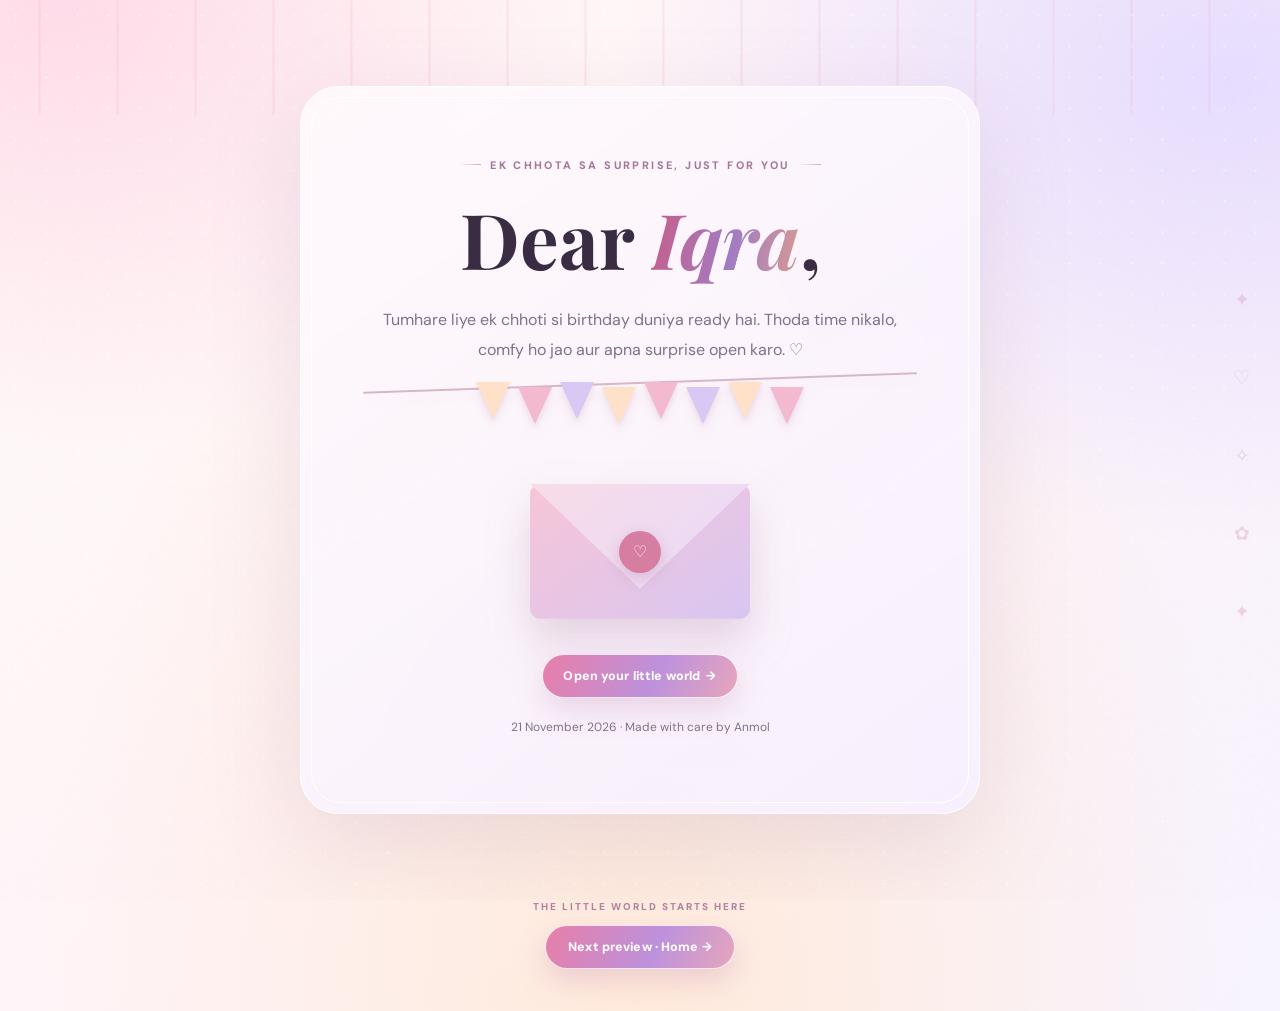
<file: index.html>
<!doctype html><html lang="en"><head><meta charset="utf-8"><meta name="viewport" content="width=device-width,initial-scale=1"><title>Iqra ke liye ek chhoti si duniya ♡</title><link rel="stylesheet" href="styles.css"><script defer src="app.js"></script></head><body data-page="entry"><main class="envelope-page"><section class="envelope-card"><span class="eyebrow">Ek chhota sa surprise, just for you</span><h1 class="serif" style="font-size:clamp(2.7rem,7vw,4.8rem);margin:15px 0 0">Dear <em class="gradient">Iqra</em>,</h1><p class="muted">Tumhare liye ek chhoti si birthday duniya ready hai. Thoda time nikalo, comfy ho jao aur apna surprise open karo. ♡</p><div class="pennants"><i></i><i></i><i></i><i></i><i></i><i></i><i></i><i></i></div><div class="envelope-art" id="envelope"><div class="env-body"></div><div class="env-flap"></div><div class="env-seal">♡</div></div><button class="btn" id="open">Open your little world&nbsp; →</button><p class="muted" style="font-size:.75rem;margin-top:18px">21 November 2026 · Made with care by Anmol</p></section></main><div class="entry-next-preview"><span>THE LITTLE WORLD STARTS HERE</span><a class="btn next-preview" href="home.html">Next preview · Home →</a></div><script>document.querySelector('#open').onclick=()=>{document.querySelector('#envelope').classList.add('open');document.querySelector('#open').textContent='Bas ek second… ♡';setTimeout(()=>location.href='home.html',950)};</script></body></html>
</file>
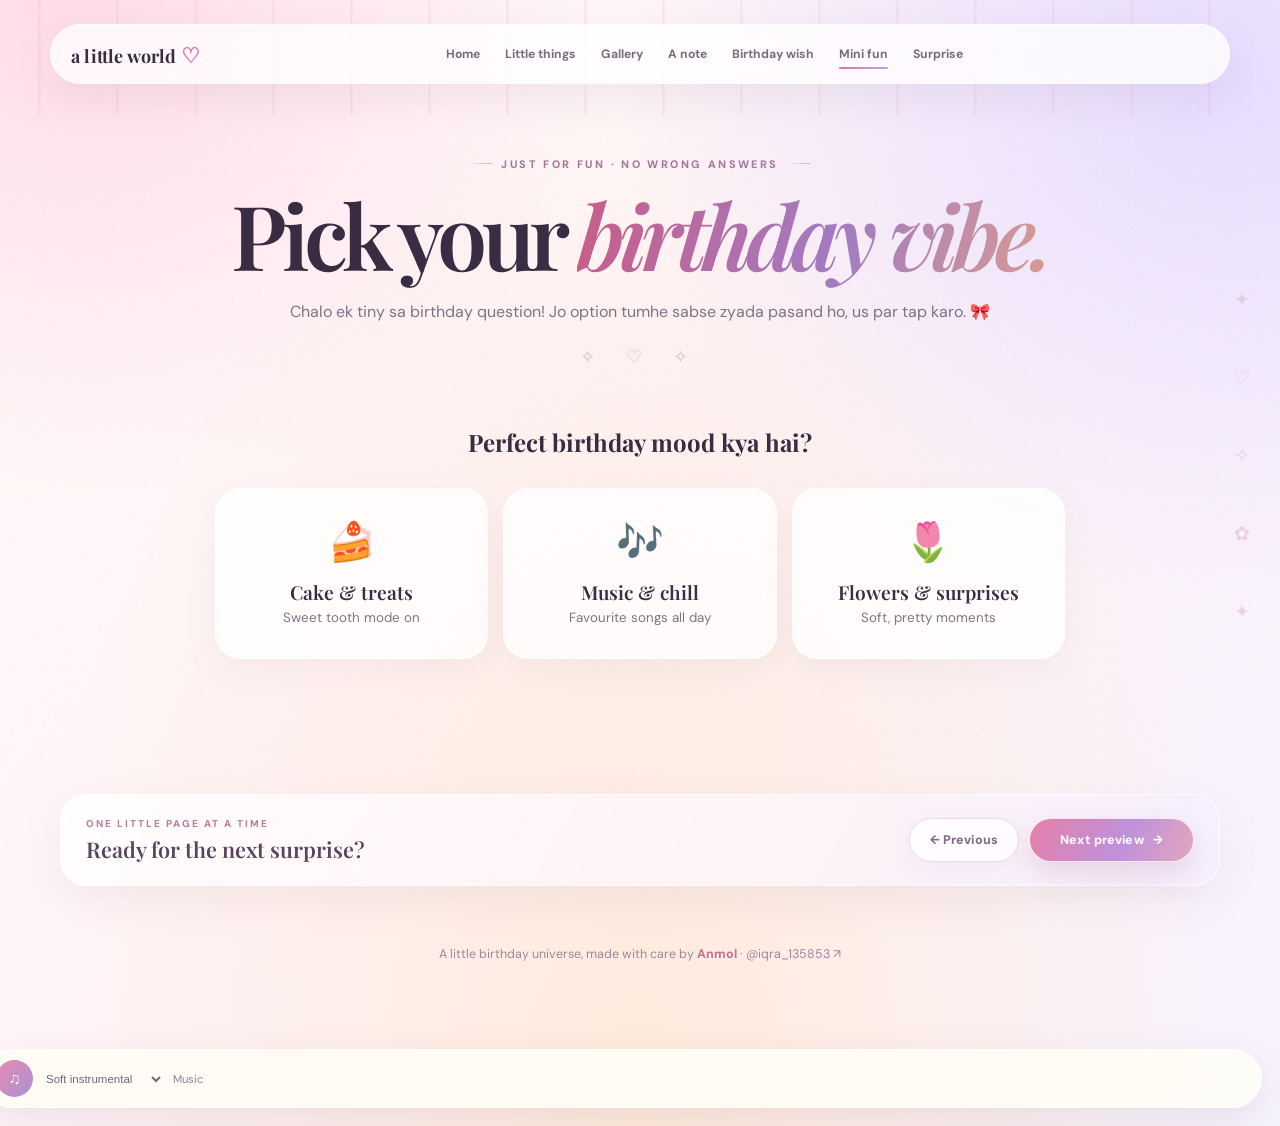
<file: fun.html>
<!doctype html><html lang="en"><head><meta charset="utf-8"><meta name="viewport" content="width=device-width,initial-scale=1"><title>A tiny birthday pick for Iqra</title><link rel="stylesheet" href="styles.css"><script defer src="app.js"></script><style>.quiz-options{display:grid;grid-template-columns:repeat(3,1fr);gap:15px;max-width:850px;margin:30px auto 20px}.quiz-option{border:1px solid white;background:rgba(255,255,255,.78);border-radius:25px;padding:28px 15px;box-shadow:0 12px 35px #876c9410;cursor:pointer;transition:.3s}.quiz-option:hover,.quiz-option.chosen{transform:translateY(-6px);box-shadow:var(--shadow);background:linear-gradient(145deg,#fff,#fff0f6);border-color:#e8bfd2}.quiz-option b{display:block;font:600 1.2rem var(--serif);margin-top:12px}.quiz-option span{font-size:2.4rem}.quiz-result{display:none;max-width:620px;margin:25px auto;padding:24px;border-radius:24px;background:#fff9;border:1px solid white;box-shadow:var(--shadow);color:#886e8d;line-height:1.8}.quiz-result.show{display:block;animation:rise .5s both}@media(max-width:650px){.quiz-options{grid-template-columns:1fr}}</style></head><body data-page="fun"><main class="wrap"><header class="page-hero"><span class="eyebrow">Just for fun · no wrong answers</span><h1>Pick your <em class="gradient">birthday vibe.</em></h1><p>Chalo ek tiny sa birthday question! Jo option tumhe sabse zyada pasand ho, us par tap karo. 🎀</p></header><section style="padding:0 0 90px;text-align:center"><h2 class="serif">Perfect birthday mood kya hai?</h2><div class="quiz-options"><button class="quiz-option" data-answer="cake"><span>🍰</span><b>Cake & treats</b><small class="muted">Sweet tooth mode on</small></button><button class="quiz-option" data-answer="music"><span>🎶</span><b>Music & chill</b><small class="muted">Favourite songs all day</small></button><button class="quiz-option" data-answer="flowers"><span>🌷</span><b>Flowers & surprises</b><small class="muted">Soft, pretty moments</small></button></div><div class="quiz-result" id="quizResult">Your birthday vibe is ready ♡</div></section></main></body></html>
</file>
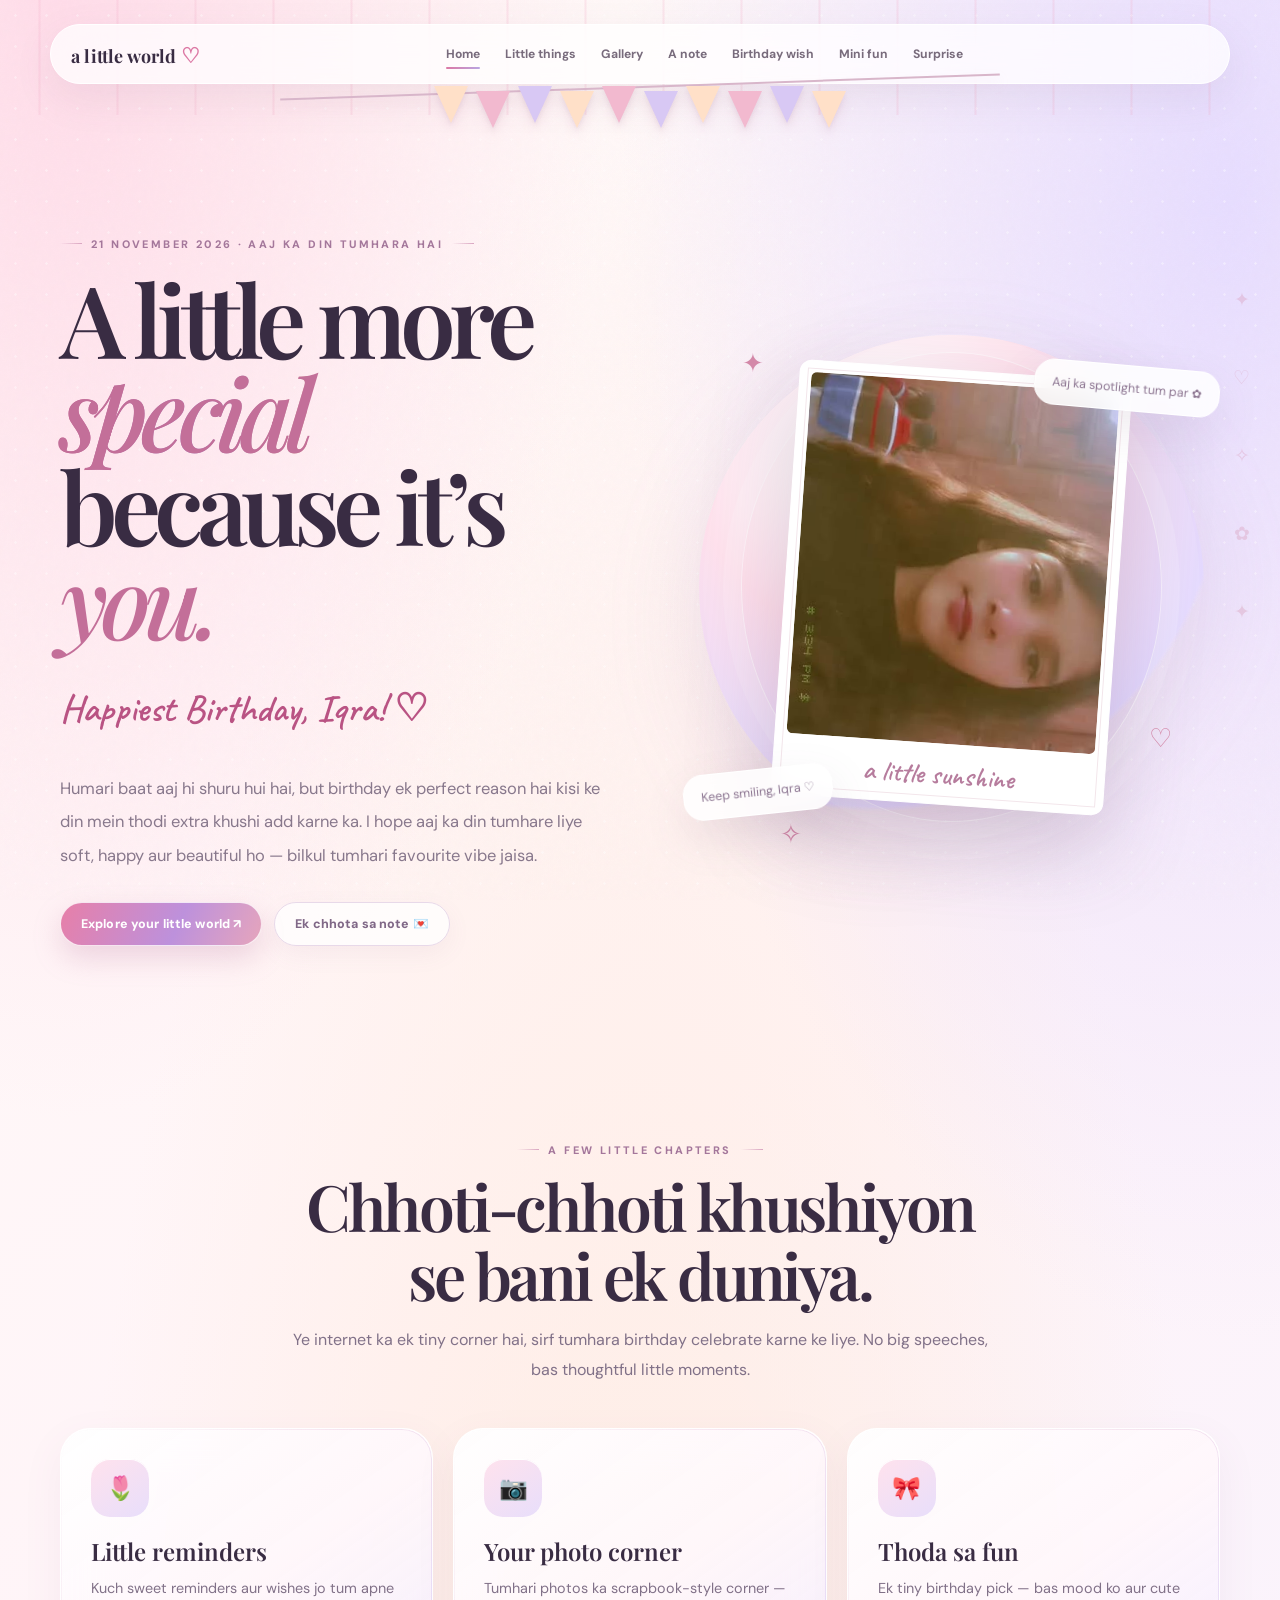
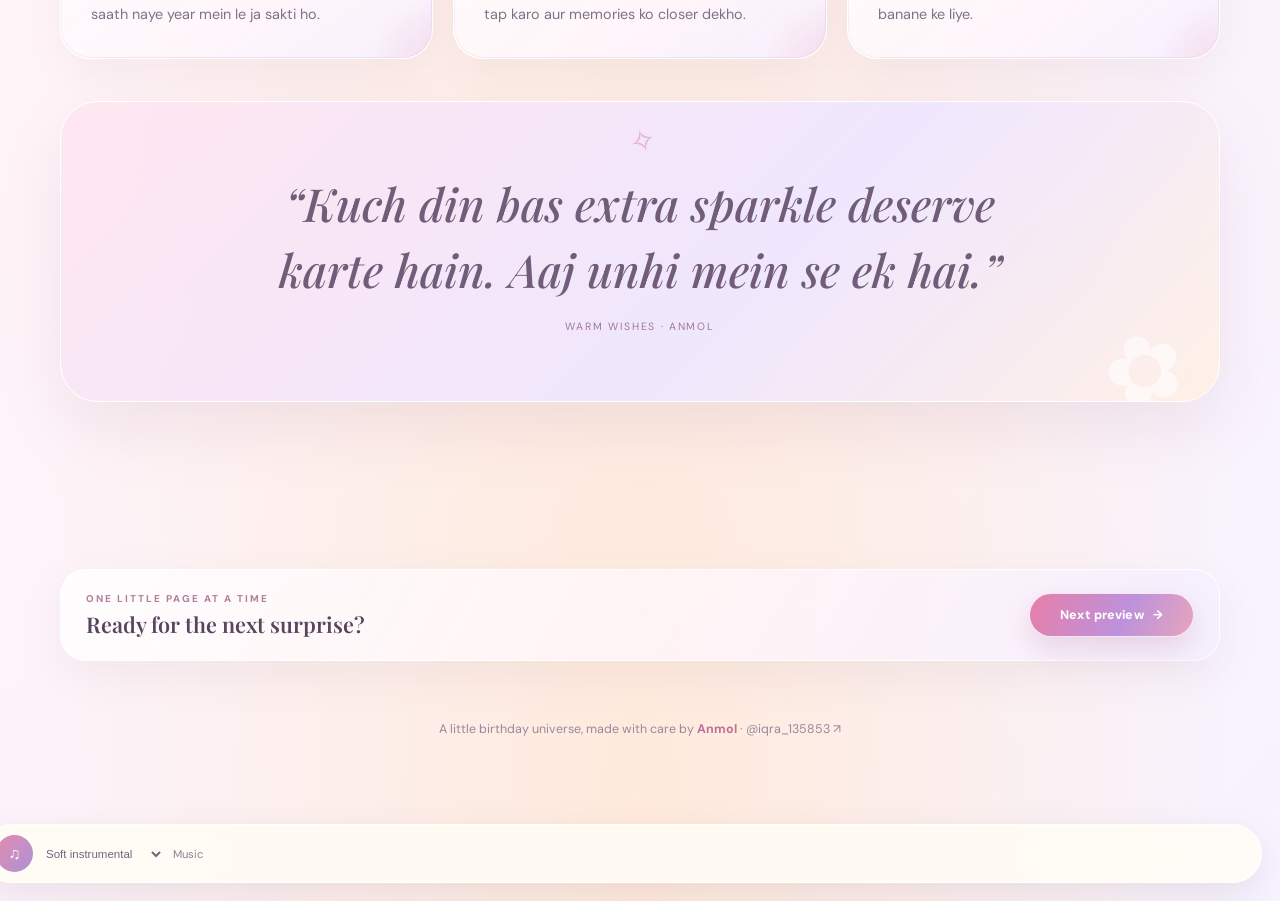
<file: home.html>
<!doctype html><html lang="en"><head><meta charset="utf-8"><meta name="viewport" content="width=device-width,initial-scale=1"><title>Happy Birthday Iqra ♡</title><link rel="stylesheet" href="styles.css"><script defer src="app.js"></script></head><body data-page="home"><main class="wrap"><div class="pennants"><i></i><i></i><i></i><i></i><i></i><i></i><i></i><i></i><i></i><i></i></div><section class="hero"><div class="hero-copy"><span class="eyebrow reveal">21 November 2026 · Aaj ka din tumhara hai</span><h1 class="reveal delay1">A little more<br><em class="gradient">special</em><br>because it’s <em>you.</em></h1><p class="script reveal delay2">Happiest Birthday, Iqra! ♡</p><p class="lead reveal delay2">Humari baat aaj hi shuru hui hai, but birthday ek perfect reason hai kisi ke din mein thodi extra khushi add karne ka. I hope aaj ka din tumhare liye soft, happy aur beautiful ho — bilkul tumhari favourite vibe jaisa.</p><div class="hero-actions reveal delay3"><a class="btn" href="little-things.html">Explore your little world ↗</a><a class="btn secondary" href="letter.html">Ek chhota sa note 💌</a></div></div><div class="hero-art"><div class="halo"></div><span class="spark s1">✦</span><span class="spark s2">♡</span><span class="spark s3">✧</span><div class="hero-photo"><img src="photo-01.jpg" alt="Iqra ki photo"></div><div class="floating-note note-a">Aaj ka spotlight tum par ✿</div><div class="floating-note note-b">Keep smiling, Iqra ♡</div></div></section><section class="section"><div class="section-head"><span class="eyebrow">A few little chapters</span><h2>Chhoti-chhoti khushiyon se bani ek duniya.</h2><p class="muted">Ye internet ka ek tiny corner hai, sirf tumhara birthday celebrate karne ke liye. No big speeches, bas thoughtful little moments.</p></div><div class="feature-grid"><a class="feature" href="little-things.html"><div class="feature-icon">🌷</div><h3>Little reminders</h3><p>Kuch sweet reminders aur wishes jo tum apne saath naye year mein le ja sakti ho.</p></a><a class="feature" href="gallery.html"><div class="feature-icon">📷</div><h3>Your photo corner</h3><p>Tumhari photos ka scrapbook-style corner — tap karo aur memories ko closer dekho.</p></a><a class="feature" href="fun.html"><div class="feature-icon">🎀</div><h3>Thoda sa fun</h3><p>Ek tiny birthday pick — bas mood ko aur cute banane ke liye.</p></a></div><div class="quote-band"><blockquote>“Kuch din bas extra sparkle deserve karte hain. Aaj unhi mein se ek hai.”</blockquote><small>Warm wishes · Anmol</small></div></section></main></body></html>
</file>
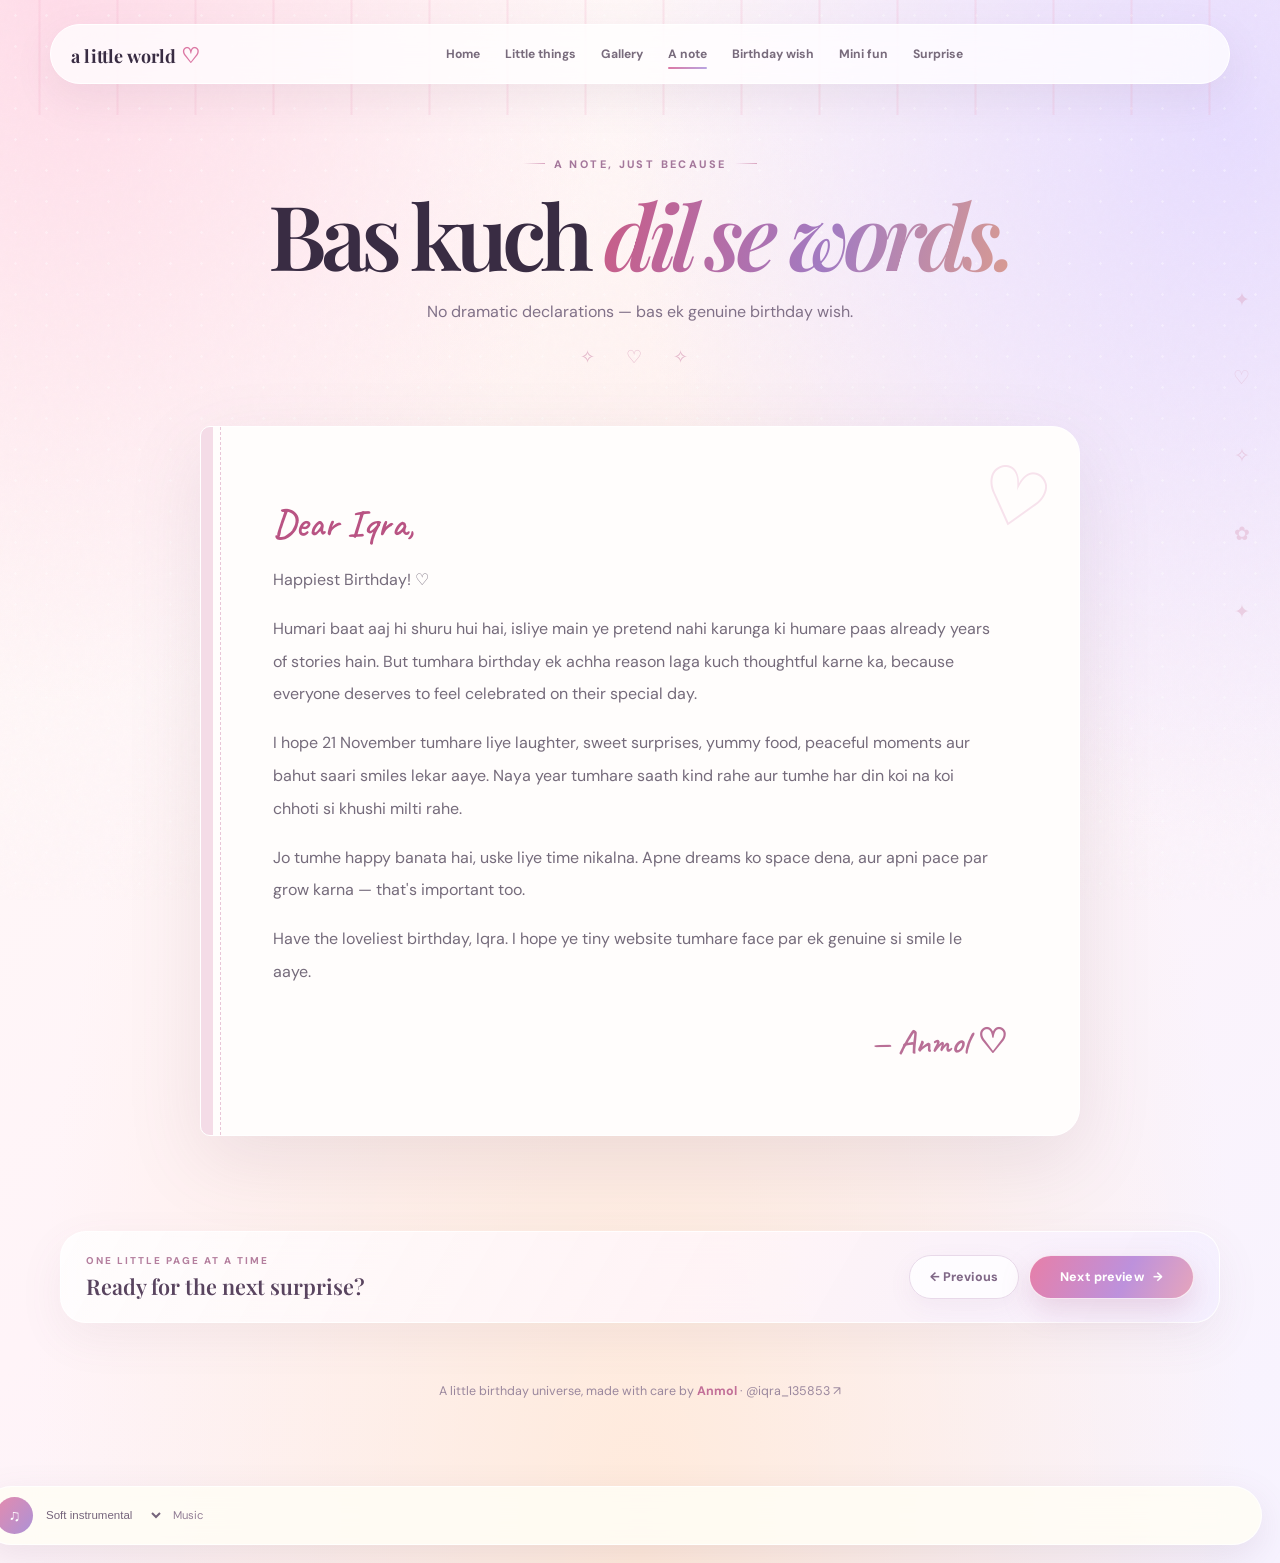
<file: letter.html>
<!doctype html><html lang="en"><head><meta charset="utf-8"><meta name="viewport" content="width=device-width,initial-scale=1"><title>A little note for Iqra</title><link rel="stylesheet" href="styles.css"><script defer src="app.js"></script></head><body data-page="letter"><main class="wrap"><header class="page-hero"><span class="eyebrow">A note, just because</span><h1>Bas kuch <em class="gradient">dil se words.</em></h1><p>No dramatic declarations — bas ek genuine birthday wish.</p></header><article class="letter-wrap"><div class="script">Dear Iqra,</div><p>Happiest Birthday! ♡</p><p>Humari baat aaj hi shuru hui hai, isliye main ye pretend nahi karunga ki humare paas already years of stories hain. But tumhara birthday ek achha reason laga kuch thoughtful karne ka, because everyone deserves to feel celebrated on their special day.</p><p>I hope 21 November tumhare liye laughter, sweet surprises, yummy food, peaceful moments aur bahut saari smiles lekar aaye. Naya year tumhare saath kind rahe aur tumhe har din koi na koi chhoti si khushi milti rahe.</p><p>Jo tumhe happy banata hai, uske liye time nikalna. Apne dreams ko space dena, aur apni pace par grow karna — that's important too.</p><p>Have the loveliest birthday, Iqra. I hope ye tiny website tumhare face par ek genuine si smile le aaye.</p><div class="letter-sign">— Anmol ♡</div></article></main></body></html>
</file>
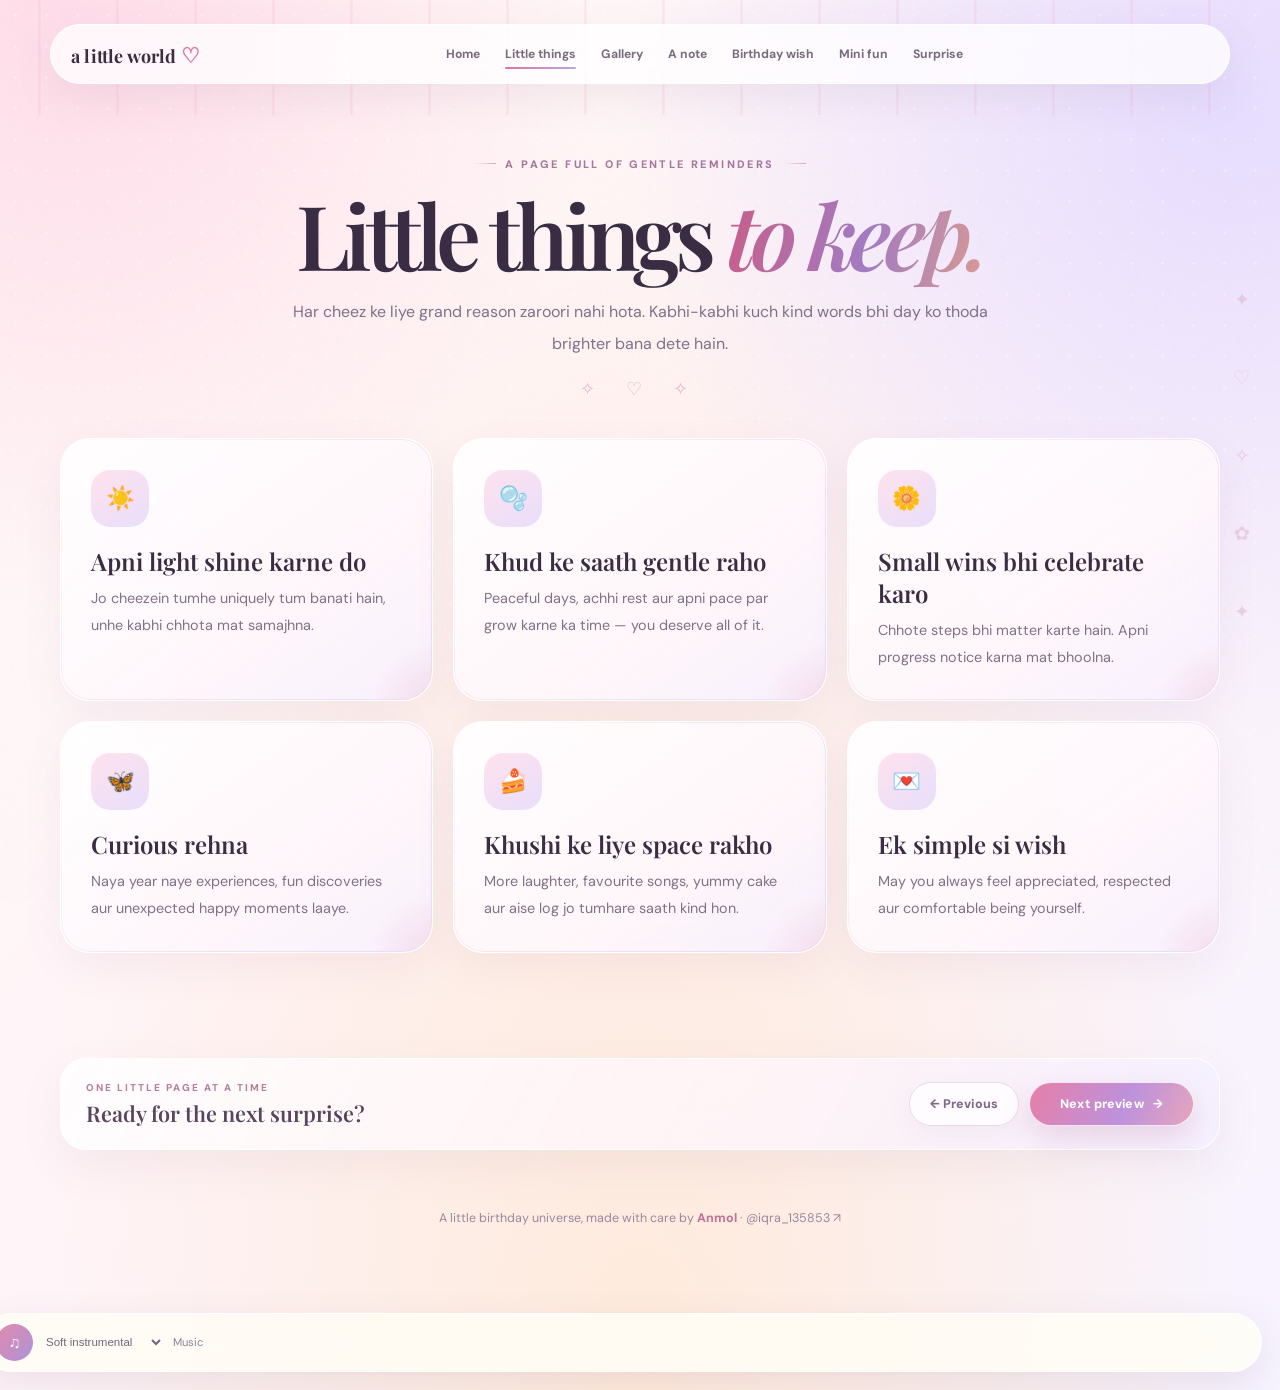
<file: little-things.html>
<!doctype html><html lang="en"><head><meta charset="utf-8"><meta name="viewport" content="width=device-width,initial-scale=1"><title>Little things for Iqra</title><link rel="stylesheet" href="styles.css"><script defer src="app.js"></script></head><body data-page="little-things"><main class="wrap"><header class="page-hero"><span class="eyebrow">A page full of gentle reminders</span><h1>Little things <em class="gradient">to keep.</em></h1><p>Har cheez ke liye grand reason zaroori nahi hota. Kabhi-kabhi kuch kind words bhi day ko thoda brighter bana dete hain.</p></header><section class="feature-grid" style="padding-bottom:80px"><article class="feature"><div class="feature-icon">☀️</div><h3>Apni light shine karne do</h3><p>Jo cheezein tumhe uniquely tum banati hain, unhe kabhi chhota mat samajhna.</p></article><article class="feature"><div class="feature-icon">🫧</div><h3>Khud ke saath gentle raho</h3><p>Peaceful days, achhi rest aur apni pace par grow karne ka time — you deserve all of it.</p></article><article class="feature"><div class="feature-icon">🌼</div><h3>Small wins bhi celebrate karo</h3><p>Chhote steps bhi matter karte hain. Apni progress notice karna mat bhoolna.</p></article><article class="feature"><div class="feature-icon">🦋</div><h3>Curious rehna</h3><p>Naya year naye experiences, fun discoveries aur unexpected happy moments laaye.</p></article><article class="feature"><div class="feature-icon">🍰</div><h3>Khushi ke liye space rakho</h3><p>More laughter, favourite songs, yummy cake aur aise log jo tumhare saath kind hon.</p></article><article class="feature"><div class="feature-icon">💌</div><h3>Ek simple si wish</h3><p>May you always feel appreciated, respected aur comfortable being yourself.</p></article></section></main></body></html>
</file>
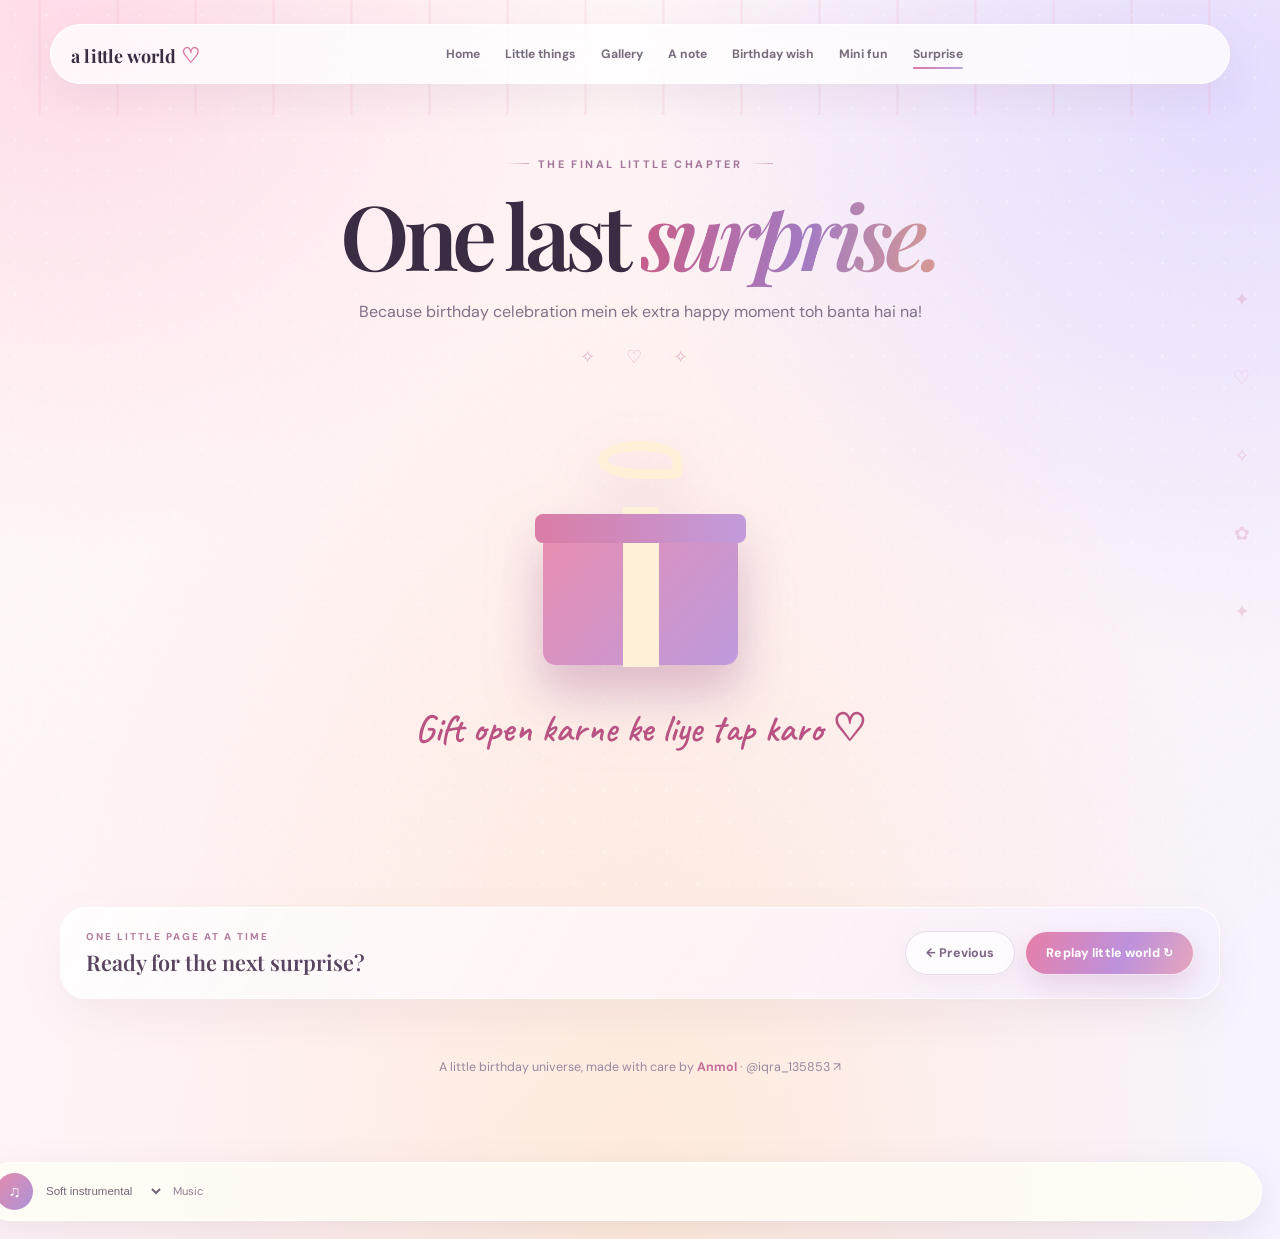
<file: surprise.html>
<!doctype html><html lang="en"><head><meta charset="utf-8"><meta name="viewport" content="width=device-width,initial-scale=1"><title>One last little surprise</title><link rel="stylesheet" href="styles.css"><script defer src="app.js"></script></head><body data-page="surprise"><main class="wrap"><header class="page-hero"><span class="eyebrow">The final little chapter</span><h1>One last <em class="gradient">surprise.</em></h1><p>Because birthday celebration mein ek extra happy moment toh banta hai na!</p></header><section style="text-align:center;padding:10px 0 90px"><button class="gift-scene" id="openGift" aria-label="Open gift"><span class="gift-bow"></span><span class="gift-box"></span></button><p class="script">Gift open karne ke liye tap karo ♡</p><div class="gift-message" id="giftMessage"><div class="cake">🎂</div><h2 class="serif">Happy Birthday, Iqra!</h2><p class="muted">I hope aaj tumhe smile karne ke 100 reasons milen. Thanks for letting this little surprise be a tiny part of your day. Stay happy, stay safe aur keep shining. 🌷</p><p class="script">Warm wishes, Anmol</p><a class="btn" href="https://instagram.com/iqra_135853" target="_blank" rel="noopener">Say hello on Instagram ↗</a></div></section></main></body></html>
</file>
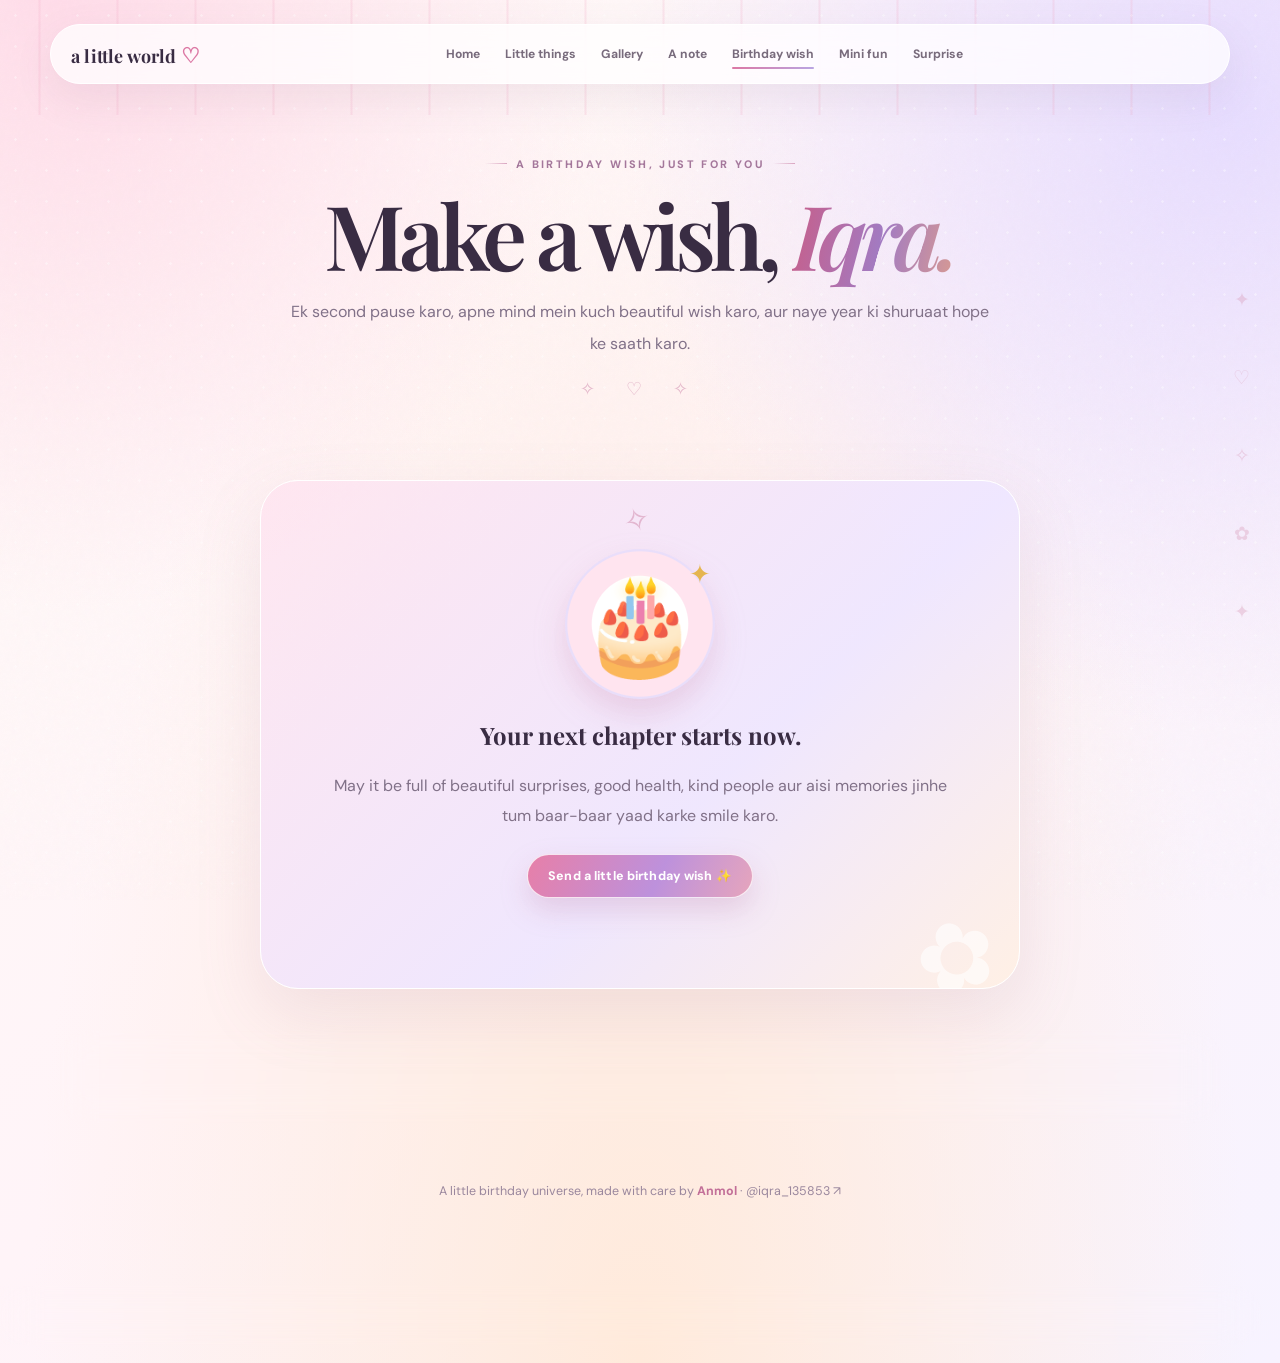
<file: wish.html>
<!doctype html><html lang="en"><head><meta charset="utf-8"><meta name="viewport" content="width=device-width,initial-scale=1"><title>Make a birthday wish</title><link rel="stylesheet" href="styles.css"><script defer src="app.js"></script></head><body data-page="wish"><main class="wrap"><header class="page-hero"><span class="eyebrow">A birthday wish, just for you</span><h1>Make a wish, <em class="gradient">Iqra.</em></h1><p>Ek second pause karo, apne mind mein kuch beautiful wish karo, aur naye year ki shuruaat hope ke saath karo.</p></header><section class="quote-band" style="max-width:760px"><div class="cake">🎂</div><h2 class="serif">Your next chapter starts now.</h2><p class="muted">May it be full of beautiful surprises, good health, kind people aur aisi memories jinhe tum baar-baar yaad karke smile karo.</p><button class="btn wish-button" id="wishBtn">Send a little birthday wish ✨</button><p id="wishMessage" class="muted" style="max-width:580px;margin:20px auto 0"></p></section></main></body></html>
</file>
<file: styles.css>
@import url('https://fonts.googleapis.com/css2?family=DM+Sans:wght@400;500;600;700;800&family=Playfair+Display:ital,wght@0,500;0,600;0,700;1,500;1,600&family=Caveat:wght@500;600;700&display=swap');
:root{
 --ink:#46364b;--muted:#88788d;--rose:#d9789e;--rose-deep:#bd5e89;--pink:#f7c5d7;
 --lilac:#b9a5e2;--lav:#eee7fb;--peach:#ffe3d4;--cream:#fffaf4;--paper:#fffdfb;
 --line:rgba(133,98,139,.16);--shadow:0 25px 75px rgba(104,72,111,.14);
 --serif:'Playfair Display',Georgia,serif;--sans:'DM Sans',sans-serif;--script:'Caveat',cursive;
}
*{box-sizing:border-box}html{scroll-behavior:smooth;scroll-padding-top:90px}
body{margin:0;color:var(--ink);font-family:var(--sans);min-height:100vh;overflow-x:hidden;
 background:radial-gradient(ellipse at 6% 4%,rgba(255,205,224,.72),transparent 32rem),
 radial-gradient(ellipse at 96% 18%,rgba(218,207,250,.72),transparent 35rem),
 radial-gradient(ellipse at 50% 100%,rgba(255,230,210,.55),transparent 32rem),
 linear-gradient(145deg,#fffaf6 0%,#fff5f8 48%,#f7f3ff 100%);background-attachment:fixed}
body:before{content:"";position:fixed;inset:0;pointer-events:none;z-index:-1;opacity:.24;
 background-image:radial-gradient(rgba(255,255,255,.95) 1px,transparent 1.5px);background-size:25px 25px}
body:after{content:"";position:fixed;inset:0;pointer-events:none;z-index:-1;opacity:.14;
 background-image:url("data:image/svg+xml,%3Csvg viewBox='0 0 180 180' xmlns='http://www.w3.org/2000/svg'%3E%3Cfilter id='n'%3E%3CfeTurbulence type='fractalNoise' baseFrequency='.8' numOctaves='3' stitchTiles='stitch'/%3E%3C/filter%3E%3Crect width='100%25' height='100%25' filter='url(%23n)' opacity='.14'/%3E%3C/svg%3E")}
a{color:inherit;text-decoration:none}button{font:inherit;color:inherit}img{max-width:100%;display:block}
::selection{background:#f6c8da;color:#573d5b}.wrap{width:min(1180px,calc(100% - 44px));margin:auto}
.serif{font-family:var(--serif)}.script{font-family:var(--script);font-size:clamp(1.8rem,3vw,2.7rem);color:var(--rose-deep);font-weight:600}
.eyebrow{display:inline-flex;align-items:center;gap:9px;font-size:.68rem;letter-spacing:.22em;text-transform:uppercase;color:#a4779b;font-weight:800}
.eyebrow:before,.eyebrow:after{content:"";width:22px;height:1px;background:linear-gradient(90deg,transparent,#d9a5c0)}
.muted{color:var(--muted);line-height:1.9}.gradient{background:linear-gradient(100deg,#c65f8b 4%,#a27bc2 55%,#d99b91);-webkit-background-clip:text;background-clip:text;color:transparent}
.nav{position:sticky;top:12px;z-index:30;width:min(1180px,calc(100% - 28px));margin:12px auto 0;padding:12px 17px;
 border:1px solid rgba(255,255,255,.92);border-radius:22px;background:rgba(255,252,252,.74);backdrop-filter:blur(22px) saturate(1.35);
 box-shadow:0 12px 38px rgba(94,65,104,.09);display:flex;align-items:center;justify-content:space-between;gap:16px}
.brand{font:700 1.05rem var(--serif);letter-spacing:-.03em;white-space:nowrap}.brand b{color:var(--rose);font-size:1.3rem}
.navlinks{display:flex;align-items:center;gap:clamp(10px,2vw,25px);font-size:.76rem;color:#786b7c}
.navlinks a{padding:9px 0;position:relative;white-space:nowrap}.navlinks a:after{content:"";position:absolute;bottom:2px;left:50%;right:50%;height:2px;border-radius:9px;background:linear-gradient(90deg,var(--rose),var(--lilac));transition:.3s}
.navlinks a:hover:after,.navlinks a.active:after{left:0;right:0}
.nav-actions{display:flex;align-items:center;gap:8px}.mobile-menu{display:none;border:0;background:#f7e6f0;border-radius:50%;width:39px;height:39px}
.btn,.pill{border:1px solid rgba(255,255,255,.9);border-radius:999px;padding:13px 20px;background:linear-gradient(112deg,#d77ba2,#ad91d4 72%,#c9a4cf);color:white;
 box-shadow:0 10px 25px rgba(181,112,159,.23);font-size:.78rem;font-weight:800;display:inline-flex;align-items:center;justify-content:center;gap:9px;cursor:pointer;transition:transform .3s,box-shadow .3s,filter .3s}
.btn:hover,.pill:hover{transform:translateY(-4px);box-shadow:0 17px 34px rgba(181,112,159,.3);filter:saturate(1.12)}
.btn.secondary{background:rgba(255,255,255,.68);color:#826b8d;border:1px solid var(--line);box-shadow:none}
.hero{min-height:calc(100svh - 80px);display:grid;grid-template-columns:1.02fr .98fr;align-items:center;gap:5vw;padding:72px 0 88px}
.hero h1{font:600 clamp(3.6rem,7.8vw,7.25rem)/.96 var(--serif);letter-spacing:-.068em;margin:20px 0 14px}
.hero h1 em{font-weight:500;color:#c36f99}.hero-copy{max-width:590px}.hero-copy .lead{font-size:1rem;line-height:2;color:#88788c;max-width:540px}
.hero-actions{display:flex;gap:12px;flex-wrap:wrap;margin-top:29px}
.hero-art{position:relative;min-height:580px;display:grid;place-items:center;isolation:isolate}
.halo{position:absolute;width:min(94%,530px);aspect-ratio:1;border-radius:50%;background:radial-gradient(circle at 36% 28%,#fff 0,#ffe9f0 36%,#e9e0fb 72%,rgba(231,221,251,0) 73%);filter:drop-shadow(0 30px 45px rgba(163,117,164,.16));z-index:-1}
.hero-photo{position:relative;width:min(62%,335px);height:435px;padding:12px 12px 57px;background:#fff;border-radius:7px;box-shadow:0 28px 75px rgba(85,57,84,.24);transform:rotate(4deg);z-index:2}
.hero-photo:before{content:"";position:absolute;inset:7px;border:1px solid #f3e6eb;pointer-events:none}.hero-photo img{width:100%;height:100%;object-fit:cover;border-radius:3px}
.hero-photo:after{content:'a little sunshine';position:absolute;bottom:12px;left:0;right:0;text-align:center;font:600 1.75rem var(--script);color:#b67c9d}
.floating-note{position:absolute;z-index:3;background:rgba(255,255,255,.86);border:1px solid white;border-radius:18px;padding:14px 17px;box-shadow:var(--shadow);font-size:.78rem;color:#8c7591;backdrop-filter:blur(14px)}
.note-a{top:13%;right:0;transform:rotate(5deg)}.note-b{bottom:12%;left:0;transform:rotate(-6deg)}
.spark{position:absolute;color:#d58aaa;font-size:1.6rem;animation:float 5s ease-in-out infinite}.s1{top:10%;left:11%}.s2{right:9%;bottom:22%;animation-delay:-2s}.s3{left:18%;bottom:6%;animation-delay:-3s}
.pennants{display:flex;justify-content:center;gap:0;position:relative;margin:5px auto 0;max-width:720px}
.pennants:before{content:"";position:absolute;left:0;right:0;top:0;height:2px;background:#d8b6ca;transform:rotate(-2deg)}
.pennants i{width:0;height:0;border-left:17px solid transparent;border-right:17px solid transparent;border-top:37px solid #f2b9cf;filter:drop-shadow(0 3px 2px #a77c9922);margin:0 4px;transform:rotate(var(--tilt))}
.pennants i:nth-child(3n){border-top-color:#d8c8f4}.pennants i:nth-child(3n+1){border-top-color:#ffe0c8}.pennants i:nth-child(2n){margin-top:5px}
.section{padding:82px 0}.section-head{text-align:center;max-width:720px;margin:0 auto 42px}
.section-head h2{font:600 clamp(2.45rem,5vw,4.3rem)/1.08 var(--serif);letter-spacing:-.05em;margin:14px 0}
.feature-grid{display:grid;grid-template-columns:repeat(3,1fr);gap:18px}
.feature{padding:29px;border:1px solid rgba(255,255,255,.96);border-radius:27px;background:linear-gradient(145deg,rgba(255,255,255,.82),rgba(255,250,253,.59));box-shadow:0 16px 48px rgba(104,76,113,.07);backdrop-filter:blur(13px);transition:transform .35s,box-shadow .35s;position:relative;overflow:hidden}
.feature:after{content:"";position:absolute;width:140px;height:140px;border-radius:50%;right:-75px;bottom:-80px;background:radial-gradient(circle,#f5d9e9,transparent 70%);transition:.4s}
.feature:hover{transform:translateY(-8px);box-shadow:var(--shadow)}.feature:hover:after{transform:scale(1.5)}
.feature-icon{width:52px;height:52px;border-radius:17px;display:grid;place-items:center;background:linear-gradient(145deg,#ffe5ef,#eee5ff);font-size:1.45rem;box-shadow:inset 0 1px white,0 8px 18px #d8b7d533}
.feature h3{font:600 1.5rem var(--serif);margin:18px 0 8px}.feature p{color:var(--muted);line-height:1.85;font-size:.9rem;margin:0}
.quote-band{margin:42px auto;padding:66px 25px;border-radius:36px;text-align:center;background:linear-gradient(120deg,rgba(255,224,236,.86),rgba(233,225,255,.88));border:1px solid white;box-shadow:var(--shadow);position:relative;overflow:hidden}
.quote-band:before,.quote-band:after{content:"✿";position:absolute;font-size:6rem;color:#fff9;transform:rotate(-20deg)}.quote-band:before{left:3%;top:-15px}.quote-band:after{right:3%;bottom:-32px}
.quote-band blockquote{font:italic 500 clamp(1.55rem,3.6vw,2.85rem)/1.45 var(--serif);max-width:820px;margin:0 auto;color:#715d79;position:relative;z-index:1}
.quote-band small{display:block;margin-top:18px;letter-spacing:.16em;text-transform:uppercase;font-size:.66rem;color:#a0789b}
.page-hero{text-align:center;padding:78px 0 35px}.page-hero h1{font:600 clamp(3.1rem,6.5vw,6rem)/1.03 var(--serif);letter-spacing:-.06em;margin:15px 0}
.page-hero p{max-width:700px;margin:0 auto;color:var(--muted);line-height:1.95}
.gallery{display:grid;grid-template-columns:repeat(4,1fr);gap:21px;padding:28px 0 95px}
.photo-card{position:relative;padding:10px 10px 47px;background:rgba(255,255,255,.97);border-radius:5px;box-shadow:0 15px 38px rgba(90,64,94,.14);transform:rotate(var(--r));transition:transform .38s,box-shadow .38s;cursor:zoom-in;border:0;text-align:inherit}
.photo-card:before{content:"";position:absolute;top:-10px;left:50%;transform:translateX(-50%) rotate(-2deg);width:72px;height:20px;background:rgba(244,214,225,.65);z-index:2;backdrop-filter:blur(3px)}
.photo-card:hover{transform:rotate(0) translateY(-9px) scale(1.025);box-shadow:0 27px 58px rgba(90,64,94,.22);z-index:2}
.photo-card img{width:100%;height:275px;object-fit:cover;border-radius:2px}.photo-card span{position:absolute;bottom:10px;left:10px;right:10px;text-align:center;font:600 1.45rem var(--script);color:#a87594}
.lightbox{position:fixed;inset:0;z-index:60;background:rgba(35,25,40,.9);display:none;place-items:center;padding:30px;backdrop-filter:blur(14px)}
.lightbox.open{display:grid}.lightbox img{max-height:84vh;max-width:min(88vw,850px);border:10px solid white;border-bottom-width:48px;border-radius:4px;box-shadow:0 30px 90px #0005}
.lightbox button{position:absolute;top:22px;right:24px;border:0;background:white;border-radius:50%;width:44px;height:44px;font-size:1.5rem;cursor:pointer}
.letter-wrap{max-width:880px;margin:20px auto 95px;padding:clamp(28px,6vw,72px);background:linear-gradient(135deg,#fffefa,#fff8fc);border:1px solid white;border-radius:7px 30px 30px 7px;box-shadow:var(--shadow);position:relative;overflow:hidden}
.letter-wrap:before{content:"";position:absolute;left:19px;top:0;bottom:0;border-left:1px dashed #e9c6d7}
.letter-wrap:after{content:"♡";position:absolute;right:28px;top:20px;font-size:5rem;color:#f7e2ec;transform:rotate(15deg)}
.letter-wrap .script{font-size:2.4rem}.letter-wrap p{font-size:1rem;line-height:2.05;color:#756b7b;max-width:720px;position:relative;z-index:1}
.letter-sign{font:600 2.1rem var(--script);color:#b96f96;text-align:right;margin-top:32px}
.timeline{max-width:850px;margin:0 auto 95px;display:grid;gap:17px}.timeline-item{display:grid;grid-template-columns:58px 1fr;gap:18px;align-items:start}
.timeline-dot{width:50px;height:50px;border-radius:50%;display:grid;place-items:center;background:linear-gradient(140deg,#ffe2ee,#e8e0ff);font-size:1.35rem;box-shadow:0 7px 20px rgba(167,121,164,.14)}
.timeline-card{padding:24px 27px;border-radius:23px;background:rgba(255,255,255,.76);border:1px solid white;box-shadow:0 12px 30px rgba(90,64,94,.06)}
.timeline-card h3{font:600 1.4rem var(--serif);margin:0 0 7px}.timeline-card p{color:var(--muted);line-height:1.85;margin:0}
.gift-scene{width:245px;height:225px;margin:25px auto;position:relative;cursor:pointer;display:grid;place-items:end center;border:0;background:transparent}
.gift-box{width:195px;height:133px;border-radius:13px;background:linear-gradient(130deg,#e98eb0,#bd9add);position:relative;box-shadow:0 25px 40px #b97fa544;transition:.65s}
.gift-box:before{content:"";position:absolute;left:80px;top:-25px;width:36px;height:160px;background:#fff0d8}
.gift-box:after{content:"";position:absolute;left:-8px;right:-8px;top:-18px;height:29px;border-radius:8px;background:linear-gradient(90deg,#d97da5,#c29bdc)}
.gift-bow{position:absolute;top:0;left:50%;width:85px;height:38px;transform:translateX(-50%);border:10px solid #fff0d8;border-radius:50% 50% 15% 50%;z-index:2}
.gift-scene.open .gift-box{transform:translateY(75px) rotate(8deg);opacity:.35}
.gift-message{max-width:650px;margin:25px auto;text-align:center;padding:30px;border-radius:27px;background:rgba(255,255,255,.86);border:1px solid white;box-shadow:var(--shadow);display:none}
.gift-message.show{display:block;animation:rise .8s both}.cake{font-size:6rem;text-align:center;filter:drop-shadow(0 15px 15px #c987aa44);animation:bob 3s ease-in-out infinite}
.wish-button{display:block;margin:22px auto}
.music-dock{position:fixed;z-index:40;right:18px;bottom:18px;padding:10px 13px;border-radius:20px;border:1px solid white;background:rgba(255,255,255,.86);box-shadow:0 12px 38px rgba(80,60,90,.15);backdrop-filter:blur(18px);display:flex;align-items:center;gap:9px}
.music-dock button{border:0;width:37px;height:37px;border-radius:50%;background:linear-gradient(130deg,#e58bad,#ac92d7);color:white;cursor:pointer}
.music-dock select{max-width:150px;border:0;background:transparent;color:#75647b;font-size:.72rem;outline:none}
.footer{text-align:center;padding:38px 20px 100px;color:#a18da4;font-size:.76rem}.footer b{color:#c26f98}
.envelope-page{min-height:100svh;display:grid;place-items:center;padding:35px 18px;text-align:center;overflow:hidden}
.envelope-card{width:min(680px,100%);padding:clamp(28px,6vw,62px);border-radius:38px;border:1px solid white;background:rgba(255,255,255,.7);box-shadow:var(--shadow);backdrop-filter:blur(22px);position:relative;overflow:hidden}
.envelope-card:before{content:"";position:absolute;inset:10px;border:1px solid #fff;border-radius:30px;pointer-events:none}
.envelope-art{width:220px;height:160px;margin:35px auto;position:relative;filter:drop-shadow(0 22px 20px #a8799a44);cursor:pointer}
.env-body{position:absolute;inset:25px 0 0;background:linear-gradient(145deg,#f7c5d7,#d8c6f1);clip-path:polygon(0 0,100% 0,100% 100%,0 100%);border-radius:10px}
.env-flap{position:absolute;inset:25px 0 auto;height:105px;background:linear-gradient(140deg,#f8dce7,#e8dafa);clip-path:polygon(0 0,100% 0,50% 100%);transform-origin:top;transition:transform .8s;z-index:2}
.env-seal{position:absolute;z-index:3;left:50%;top:72px;transform:translateX(-50%);width:42px;height:42px;border-radius:50%;background:#d67da2;color:white;display:grid;place-items:center;box-shadow:0 5px 15px #a65c8244}
.envelope-art.open .env-flap{transform:rotateX(180deg)}.envelope-art.open .env-seal{opacity:0}
.reveal{opacity:0;transform:translateY(22px);animation:rise .8s forwards}.delay1{animation-delay:.12s}.delay2{animation-delay:.24s}.delay3{animation-delay:.36s}
@keyframes rise{to{opacity:1;transform:translateY(0)}}@keyframes float{0%,100%{transform:translateY(0) rotate(-7deg)}50%{transform:translateY(-17px) rotate(8deg)}}
@keyframes bob{0%,100%{transform:translateY(0) rotate(-2deg)}50%{transform:translateY(-12px) rotate(2deg)}}
@media(max-width:900px){.hero{grid-template-columns:1fr;padding-top:48px;text-align:center}.hero-copy{margin:auto}.hero-actions{justify-content:center}.hero-art{min-height:460px}.feature-grid{grid-template-columns:repeat(2,1fr)}.gallery{grid-template-columns:repeat(3,1fr)}}
@media(max-width:650px){.wrap{width:min(100% - 30px,540px)}.nav{width:calc(100% - 18px);padding:10px 12px}.navlinks{display:none}.mobile-menu{display:block}.nav.open .navlinks{display:flex;position:absolute;top:64px;left:0;right:0;padding:18px;background:rgba(255,252,252,.98);border:1px solid white;border-radius:18px;flex-direction:column;align-items:stretch;box-shadow:var(--shadow)}.nav.open .navlinks a{font-size:.85rem;padding:8px}
.hero h1{font-size:clamp(3.2rem,15vw,5.2rem)}.hero-art{min-height:410px}.hero-photo{height:350px;width:67%}.feature-grid{grid-template-columns:1fr}.section{padding:58px 0}.gallery{grid-template-columns:repeat(2,1fr);gap:13px}.photo-card img{height:215px}.page-hero{padding:55px 0 25px}.timeline-item{grid-template-columns:42px 1fr;gap:10px}.timeline-dot{width:40px;height:40px}.music-dock{right:10px;bottom:10px;left:10px;justify-content:center}.music-dock select{max-width:190px}.letter-wrap{padding:31px 24px 31px 39px}.letter-wrap:before{left:14px}.pennants i{border-left-width:12px;border-right-width:12px;border-top-width:27px;margin:0 2px}}
@media(prefers-reduced-motion:reduce){*,*:before,*:after{scroll-behavior:auto!important;animation-duration:.01ms!important;animation-iteration-count:1!important;transition-duration:.01ms!important}}


/* ===== Iqra's animated pastel birthday layer ===== */
:root{--party-pink:#ffb9d2;--party-lilac:#c9b8f1;--party-yellow:#ffe49a;--party-mint:#bdebdc}
body{background:
 radial-gradient(ellipse at 8% 12%,rgba(255,184,211,.48),transparent 26rem),
 radial-gradient(ellipse at 92% 9%,rgba(198,181,245,.48),transparent 30rem),
 radial-gradient(ellipse at 52% 100%,rgba(255,220,183,.42),transparent 32rem),
 linear-gradient(135deg,#fff8fb 0%,#fff1f6 48%,#f6f0ff 100%)}
body:before{opacity:.38;background-size:31px 31px}
.birthday-decor{position:fixed;inset:0;z-index:0;pointer-events:none;overflow:hidden}
.birthday-decor:before{content:"";position:absolute;top:0;left:0;right:0;height:115px;opacity:.22;
 background:repeating-linear-gradient(90deg,transparent 0 38px,#f2a9c5 39px 40px,transparent 41px 78px)}
.sky-balloons{position:absolute;inset:0}
.sky-balloons span{position:absolute;bottom:-110px;font-size:clamp(2.2rem,4vw,4rem);filter:drop-shadow(0 9px 8px #b783a633);animation:balloon-rise 17s linear infinite}
.sky-balloons span:nth-child(1){left:4%;animation-delay:-3s}
.sky-balloons span:nth-child(2){left:23%;font-size:2.4rem;animation-delay:-11s;animation-duration:22s}
.sky-balloons span:nth-child(3){right:12%;animation-delay:-7s;animation-duration:19s}
.sky-balloons span:nth-child(4){right:29%;font-size:2.5rem;animation-delay:-15s;animation-duration:24s}
@keyframes balloon-rise{0%{transform:translateY(0) rotate(-9deg);opacity:0}10%{opacity:.7}50%{transform:translateY(-55vh) rotate(8deg)}90%{opacity:.6}100%{transform:translateY(-115vh) rotate(-10deg);opacity:0}}
.confetti-rain{position:absolute;inset:0;overflow:hidden}
.confetti-rain i{position:absolute;left:var(--x);top:-18px;width:7px;height:13px;border-radius:2px;background:var(--party-pink);opacity:.65;transform:rotate(var(--r));animation:confetti-fall 9s linear infinite;animation-delay:var(--d)}
.confetti-rain i:nth-child(4n){background:var(--party-lilac);width:5px;height:5px;border-radius:50%}
.confetti-rain i:nth-child(3n){background:var(--party-yellow)}
@keyframes confetti-fall{0%{translate:0 -20px;rotate:0deg;opacity:0}12%{opacity:.7}100%{translate:35px 110vh;rotate:600deg;opacity:0}}
.side-sparkles{position:absolute;right:2%;top:32%;writing-mode:vertical-rl;letter-spacing:18px;color:#d99ab7;opacity:.36;font-size:1.2rem;animation:sparkle-drift 6s ease-in-out infinite}
@keyframes sparkle-drift{50%{transform:translateY(-22px) rotate(8deg);opacity:.7}}
/* keep page content above the floating decoration */
body>main,.nav,.footer,.music-dock{position:relative;z-index:1}
.nav{background:rgba(255,250,253,.82);border-color:#fff;box-shadow:0 15px 42px rgba(174,119,158,.13)}
.brand{letter-spacing:.01em}
.btn{background:linear-gradient(110deg,#f08eb3,#b49ae4 70%,#e8a6bd);box-shadow:0 12px 28px #d58aaf44}
.btn:hover{transform:translateY(-5px) scale(1.025)}
.hero-art .halo{background:radial-gradient(circle at 35% 25%,#fff 0 10%,#ffe0ec 36%,#e4d9ff 69%,transparent 70%);animation:halo-pulse 7s ease-in-out infinite}
@keyframes halo-pulse{50%{transform:scale(1.055) rotate(7deg);filter:drop-shadow(0 35px 55px #c28dbb44)}}
.hero-photo{border:1px solid #fff;box-shadow:0 28px 75px rgba(155,101,143,.24);animation:polaroid-float 6s ease-in-out infinite}
@keyframes polaroid-float{0%,100%{transform:rotate(5deg) translateY(0)}50%{transform:rotate(2deg) translateY(-13px)}}
.floating-note{box-shadow:0 14px 30px #9c739522;border:1px solid #fff}
.pennants{margin-top:14px!important;margin-bottom:12px!important;filter:drop-shadow(0 7px 6px #d7a7bf33)}
.pennants i{animation:pennant-sway 3.5s ease-in-out infinite;transform-origin:top center}
.pennants i:nth-child(2n){animation-delay:-1.2s}.pennants i:nth-child(3n){animation-delay:-2.1s}
@keyframes pennant-sway{0%,100%{transform:rotate(-3deg)}50%{transform:rotate(4deg)}}
.feature{border:1px solid rgba(255,255,255,.96);background:linear-gradient(145deg,rgba(255,255,255,.9),rgba(255,242,248,.76));box-shadow:0 15px 38px #a77b9c18;transition:transform .35s,box-shadow .35s}
.feature:hover{transform:translateY(-9px) rotate(-.5deg);box-shadow:0 24px 48px #a77b9c2b}
.feature-icon{width:58px;height:58px;border-radius:19px;background:linear-gradient(145deg,#ffe2ed,#e8defb);box-shadow:inset 0 1px white}
.photo-card{box-shadow:0 18px 38px #9d759d28;transition:transform .4s cubic-bezier(.2,.8,.2,1),box-shadow .4s}
.photo-card:nth-child(4n+1){--r:-3deg}.photo-card:nth-child(4n+2){--r:2.6deg}.photo-card:nth-child(4n+3){--r:-1.8deg}
.photo-card:hover{transform:translateY(-10px) rotate(0) scale(1.045);box-shadow:0 27px 50px #9d759d3d}
.photo-card:after{content:"✿";position:absolute;right:12px;bottom:8px;color:#e5a4bd;font-size:1.1rem}
.page-hero{position:relative}
.page-hero:after{content:"✧  ♡  ✧";display:block;color:#d89db9;letter-spacing:13px;font-size:1.1rem;margin-top:18px;opacity:.7}
.quote-band{border:1px solid #fff;background:linear-gradient(135deg,#ffe5efed,#eee6ffed 60%,#fff0e4ed);box-shadow:0 24px 65px #a77b9c25}
.cake{display:inline-grid;place-items:center;width:150px;height:150px;border-radius:50%;background:radial-gradient(circle,#fff 0 45%,#ffe4ef 46% 68%,#e9defa 69%);position:relative}
.cake:after{content:"✦";position:absolute;right:4px;top:9px;color:#e5b54f;font-size:1.6rem;animation:twinkle 1.8s ease-in-out infinite}
@keyframes twinkle{50%{transform:scale(1.5) rotate(35deg);opacity:.45}}
.wish-button{animation:button-glow 2.8s ease-in-out infinite}
@keyframes button-glow{50%{box-shadow:0 0 0 10px #edb4d022,0 16px 34px #c78db344}}
.gift-scene{filter:drop-shadow(0 22px 25px #b881a744);transition:transform .4s}
.gift-scene:hover{transform:translateY(-8px) rotate(-4deg) scale(1.06)}
.gift-message{border:1px solid white;background:linear-gradient(140deg,#fff9fc,#f5efff);box-shadow:0 25px 70px #a77b9c24;border-radius:30px;padding:35px}
.burst-layer{position:fixed;inset:0;z-index:100;pointer-events:none;overflow:hidden}
.burst-layer i{position:absolute;width:8px;height:13px;border-radius:2px;animation:burst-pop 1.6s cubic-bezier(.1,.7,.3,1) forwards}
@keyframes burst-pop{0%{transform:translate(-50%,-50%) scale(.3) rotate(0);opacity:1}100%{transform:translate(var(--tx),var(--ty)) rotate(var(--rot)) scale(1);opacity:0}}
.envelope-card{background:linear-gradient(145deg,#fffafcdd,#f7efffe8);box-shadow:0 28px 90px #9d759d2e}
.envelope-art{animation:envelope-hover 4s ease-in-out infinite}
@keyframes envelope-hover{50%{transform:translateY(-12px) rotate(2deg)}}
@media(max-width:650px){.sky-balloons span{font-size:2rem}.side-sparkles{display:none}.gift-message{padding:24px 18px}.cake{width:125px;height:125px}}
@media(prefers-reduced-motion:reduce){.sky-balloons span,.confetti-rain i,.side-sparkles,.hero-photo,.halo,.pennants i,.wish-button,.envelope-art{animation:none!important}}


/* ===== Premium polish pass: softer depth, stronger hierarchy, smoother motion ===== */
:root{--ink:#392c43;--muted:#817188;--rose:#dc78a4;--rose-deep:#b95383;--shadow:0 28px 80px rgba(105,69,113,.16)}
body{background-color:#fff8fb;background-image:radial-gradient(ellipse at 5% 0%,#ffdce9 0,transparent 34rem),radial-gradient(ellipse at 96% 8%,#e7ddff 0,transparent 38rem),radial-gradient(ellipse at 50% 100%,#ffeadb 0,transparent 38rem),linear-gradient(135deg,#fffaf7,#fff4f8 48%,#f7f3ff);}
.wrap{width:min(1160px,calc(100% - 48px))}
.nav{border-radius:999px;padding:12px 20px;background:rgba(255,255,255,.76);backdrop-filter:blur(24px) saturate(1.5);box-shadow:0 14px 42px #76587918;transition:box-shadow .3s,transform .3s}
.nav:hover{box-shadow:0 18px 48px #76587922}
.brand{font-size:1.12rem}
.navlinks a{font-weight:700;transition:color .25s}
.navlinks a:hover{color:var(--rose-deep)}
.btn{position:relative;isolation:isolate;overflow:hidden;letter-spacing:.01em;border:1px solid #ffffffc9;background:linear-gradient(115deg,#e77fa8 0%,#bd91dc 58%,#e6a5bc 100%);box-shadow:0 12px 28px #bd7ba344;transition:transform .32s cubic-bezier(.2,.8,.2,1),box-shadow .32s,filter .32s}
.btn:before{content:"";position:absolute;inset:0;z-index:-1;transform:translateX(-120%) skewX(-20deg);background:linear-gradient(90deg,transparent,#ffffff70,transparent);transition:transform .7s}
.btn:hover:before{transform:translateX(120%) skewX(-20deg)}
.btn:hover{transform:translateY(-4px);box-shadow:0 18px 38px #bd7ba355;filter:saturate(1.12)}
.btn:active{transform:translateY(-1px) scale(.985)}
.btn.secondary{background:#ffffffb8;border:1px solid #e8d9e9;color:#806887;box-shadow:0 8px 24px #88678d12}
.hero{gap:clamp(32px,5vw,76px);padding-top:clamp(45px,7vw,88px)}
.hero-copy{position:relative;z-index:2}
.hero h1{line-height:.94;text-wrap:balance}
.hero-copy .lead{font-size:1.03rem;line-height:2.05}
.hero-art{min-height:600px}
.hero-art:before{content:"";position:absolute;width:78%;height:78%;border:1px solid #fff9;border-radius:50%;box-shadow:0 0 0 18px #ffffff22,0 0 0 38px #ffffff12;animation:orbit-breathe 8s ease-in-out infinite}
@keyframes orbit-breathe{50%{transform:scale(1.035) rotate(8deg);opacity:.55}}
.hero-photo{border-radius:12px;padding:11px 11px 60px;box-shadow:0 32px 85px #6d4d7040;animation:polaroid-float 6.5s ease-in-out infinite}
.hero-photo img{border-radius:6px}
.floating-note{border-radius:20px;box-shadow:0 18px 45px #76587920;animation:note-drift 5.5s ease-in-out infinite}
.note-b{animation-delay:-2.5s}
@keyframes note-drift{50%{translate:0 -10px}}
.section{padding:clamp(60px,8vw,100px) 0}
.section-head h2,.page-hero h1{ text-wrap:balance }
.feature-grid{gap:20px}
.feature{border-radius:30px;padding:30px;background:linear-gradient(145deg,#ffffffed,#fff7fbe8 60%,#f6f0ffdd);box-shadow:0 14px 42px #795b8012;backdrop-filter:blur(18px)}
.feature:before{content:"";position:absolute;inset:0;border-radius:inherit;padding:1px;background:linear-gradient(135deg,#fff,#f1d9e9aa,#ded3f7aa);-webkit-mask:linear-gradient(#000 0 0) content-box,linear-gradient(#000 0 0);-webkit-mask-composite:xor;mask-composite:exclude;pointer-events:none}
.feature:hover{transform:translateY(-10px) scale(1.012);box-shadow:0 28px 60px #795b8024}
.feature-icon{transition:transform .4s cubic-bezier(.2,.8,.2,1)}
.feature:hover .feature-icon{transform:rotate(-8deg) scale(1.09)}
.page-hero{padding:76px 0 38px;text-align:center;max-width:850px;margin:auto}
.page-hero h1{font:600 clamp(3rem,7vw,5.7rem)/1 var(--serif);letter-spacing:-.065em;margin:18px 0}
.page-hero p{max-width:700px;margin:0 auto;color:var(--muted);font-size:1rem;line-height:2}
.quote-band{border-radius:38px;padding:clamp(32px,6vw,68px);overflow:hidden;position:relative}
.quote-band:before,.gift-message:before{content:"✧";position:absolute;top:18px;right:30px;font-size:2rem;color:#d89cba;opacity:.65;animation:twinkle 2.4s infinite}
.gallery{gap:25px;padding-bottom:55px}
.photo-card{border-radius:8px 8px 12px 12px;background:#fff;padding:10px 10px 43px;overflow:visible}
.photo-card img{border-radius:4px;filter:saturate(.94);transition:filter .4s,transform .5s}
.photo-card:hover img{filter:saturate(1.08)}
.photo-card span{font:600 1.25rem var(--script);color:#a97896}
.letter-wrap{border-radius:10px 28px 28px 10px;box-shadow:0 25px 75px #76587920;background:linear-gradient(90deg,#f4dce7 0 12px,#fffdfc 12px 100%);}
.music-dock{border:1px solid #ffffffd9;background:#fffdf5dd;box-shadow:0 12px 36px #76587920;backdrop-filter:blur(18px);border-radius:999px}
.page-pager{display:flex;align-items:center;justify-content:space-between;gap:20px;margin:25px auto 35px;padding:22px 25px;border:1px solid #ffffffdf;border-radius:26px;background:linear-gradient(120deg,#ffffffc9,#fff5f9d9 55%,#f4efffdb);box-shadow:0 16px 45px #76587913;backdrop-filter:blur(16px)}
.pager-copy{display:grid;gap:5px}.pager-copy span{font-size:.62rem;letter-spacing:.2em;font-weight:800;color:#b47f9e}.pager-copy b{font:600 1.35rem var(--serif);color:#59445f}.pager-actions{display:flex;align-items:center;gap:10px;flex-wrap:wrap}.next-preview{min-width:165px}
.footer{padding:25px 15px 105px;text-align:center;color:#9a879d;font-size:.78rem}
@media(max-width:700px){.wrap{width:calc(100% - 30px)}.nav{border-radius:22px}.hero-art{min-height:440px}.hero-art:before{width:86%;height:auto;aspect-ratio:1}.page-pager{align-items:stretch;flex-direction:column;padding:20px}.pager-actions{width:100%}.pager-actions .btn{flex:1}.pager-copy b{font-size:1.2rem}.page-hero{padding:55px 0 28px}}
@media(max-width:430px){.pager-actions{flex-direction:column}.pager-actions .btn{width:100%}.hero-photo{height:325px}.floating-note{font-size:.68rem;padding:10px 12px}}
@media(prefers-reduced-motion:reduce){.hero-art:before,.floating-note,.feature-icon,.btn:before{animation:none!important;transition:none!important}}

.entry-next-preview{position:relative;z-index:2;display:flex;flex-direction:column;align-items:center;gap:12px;padding:0 20px 42px}.entry-next-preview span{font-size:.62rem;letter-spacing:.2em;font-weight:800;color:#b47f9e}.entry-next-preview .btn{min-width:190px}
</file>
